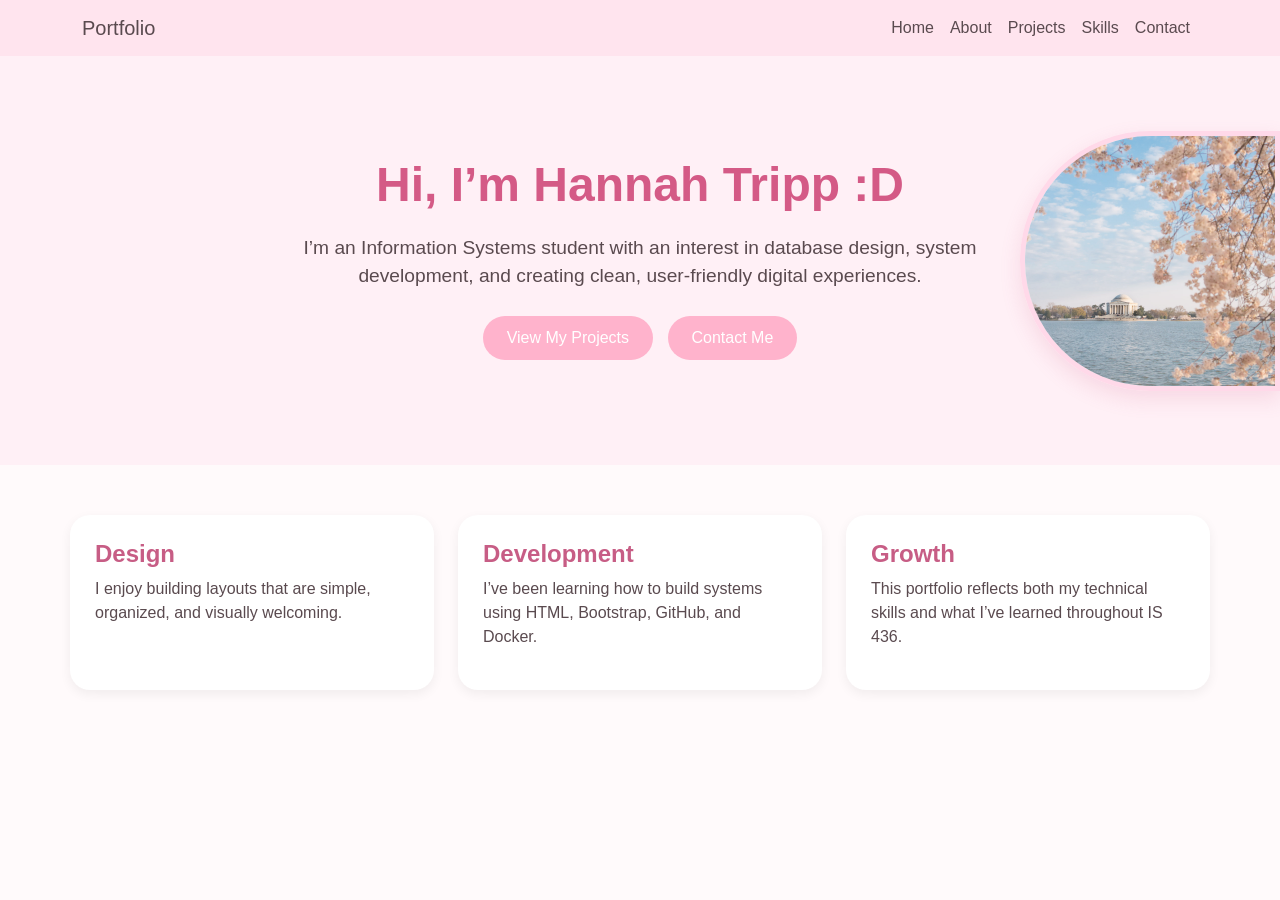
<file: index.html>
<!DOCTYPE html>
<html lang="en">
<head>
    <meta charset="UTF-8">
    <meta name="viewport" content="width=device-width, initial-scale=1.0">
    <title>My Portfolio</title>

    <!-- Bootstrap -->
    <link href="https://cdn.jsdelivr.net/npm/bootstrap@5.3.0/dist/css/bootstrap.min.css" rel="stylesheet">

    <!-- Your CSS -->
    <link rel="stylesheet" href="style.css">
</head>

<body>

<!-- NAVBAR -->
<nav class="navbar navbar-expand-lg">
  <div class="container">
    <a class="navbar-brand" href="index.html">Portfolio</a>

    <button class="navbar-toggler" data-bs-toggle="collapse" data-bs-target="#nav">
      <span class="navbar-toggler-icon"></span>
    </button>

    <div class="collapse navbar-collapse" id="nav">
      <ul class="navbar-nav ms-auto">
        <li class="nav-item"><a class="nav-link" href="index.html">Home</a></li>
        <li class="nav-item"><a class="nav-link" href="about.html">About</a></li>
        <li class="nav-item"><a class="nav-link" href="projects.html">Projects</a></li>
        <li class="nav-item"><a class="nav-link" href="skills.html">Skills</a></li>
        <li class="nav-item"><a class="nav-link" href="contact.html">Contact</a></li>
      </ul>
    </div>
  </div>
</nav>

<!-- HOME CONTENT -->
<div class="hero-section home-hero">
    <div class="container text-center">
        <h1>Hi, I’m Hannah Tripp :D</h1>
        <p>
            I’m an Information Systems student with an interest in database design,
            system development, and creating clean, user-friendly digital experiences.
        </p>

        <a href="projects.html" class="btn btn-pink">View My Projects</a>
        <a href="contact.html" class="btn btn-pink">Contact Me</a>

        <img src="images/cherry.jpg" alt="Cherry blossoms near the Tidal Basin" class="side-photo">
    </div>
</div>

<div class="container section-space">
    <div class="row g-4">
        <div class="col-md-4">
            <div class="highlight-card">
                <h4>Design</h4>
                <p>I enjoy building layouts that are simple, organized, and visually welcoming.</p>
            </div>
        </div>

        <div class="col-md-4">
            <div class="highlight-card">
                <h4>Development</h4>
                <p>I’ve been learning how to build systems using HTML, Bootstrap, GitHub, and Docker.</p>
            </div>
        </div>

        <div class="col-md-4">
            <div class="highlight-card">
                <h4>Growth</h4>
                <p>This portfolio reflects both my technical skills and what I’ve learned throughout IS 436.</p>
            </div>
        </div>
    </div>
</div>

<!-- Bootstrap JS -->
<script src="https://cdn.jsdelivr.net/npm/bootstrap@5.3.0/dist/js/bootstrap.bundle.min.js"></script>

</body>
</html>
</file>
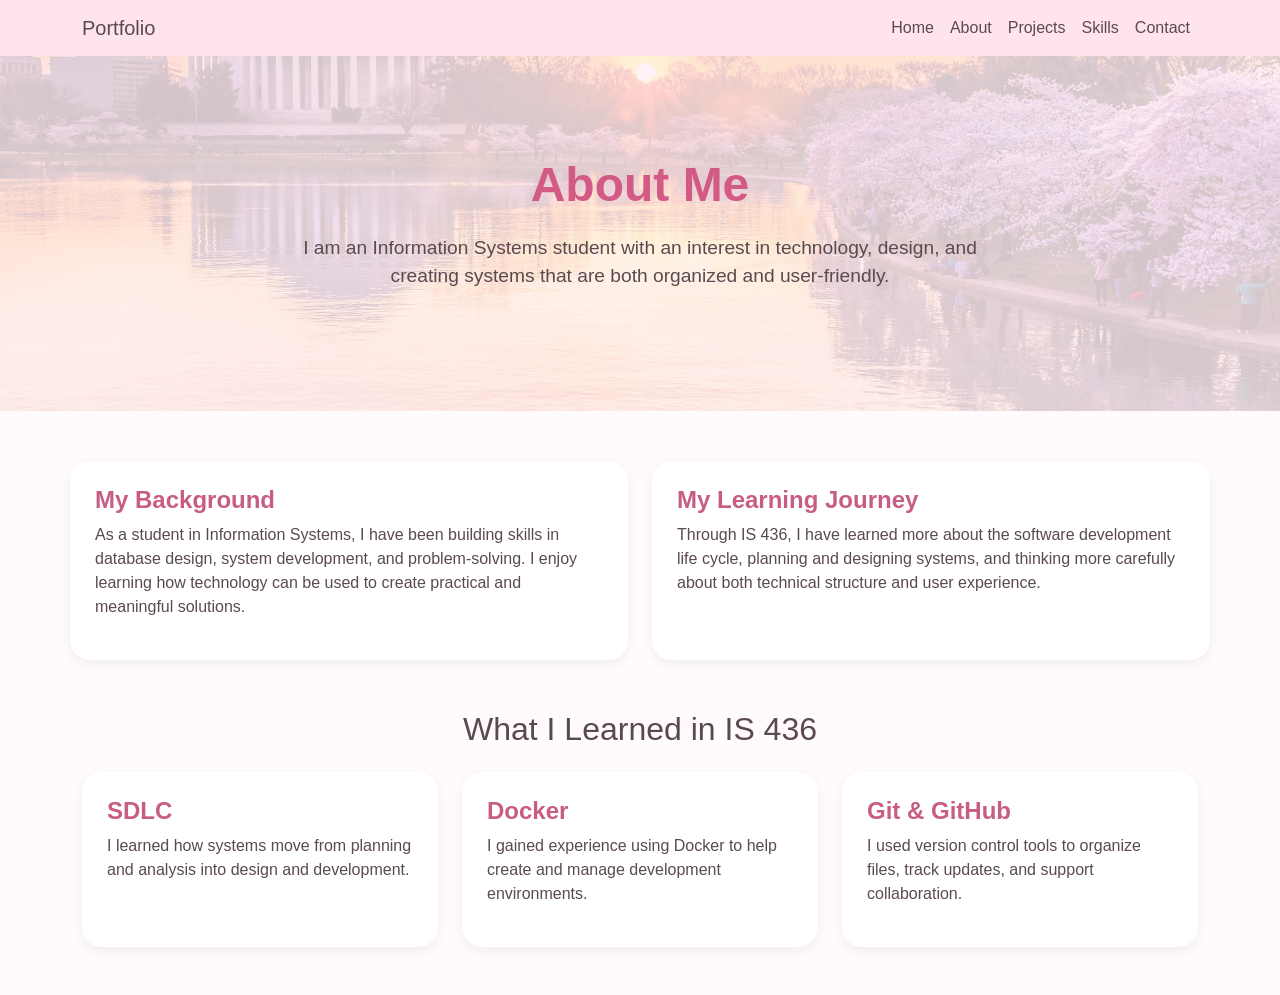
<file: about.html>
<!DOCTYPE html>
<html lang="en">
<head>
    <meta charset="UTF-8">
    <meta name="viewport" content="width=device-width, initial-scale=1.0">
    <title>My Portfolio</title>

    <!-- Bootstrap -->
    <link href="https://cdn.jsdelivr.net/npm/bootstrap@5.3.0/dist/css/bootstrap.min.css" rel="stylesheet">

    <!-- Your CSS -->
    <link rel="stylesheet" href="style.css">
</head>

<body>

<!-- NAVBAR -->
<nav class="navbar navbar-expand-lg">
  <div class="container">
    <a class="navbar-brand" href="index.html">Portfolio</a>

    <button class="navbar-toggler" data-bs-toggle="collapse" data-bs-target="#nav">
      <span class="navbar-toggler-icon"></span>
    </button>

    <div class="collapse navbar-collapse" id="nav">
      <ul class="navbar-nav ms-auto">
        <li class="nav-item"><a class="nav-link" href="index.html">Home</a></li>
        <li class="nav-item"><a class="nav-link" href="about.html">About</a></li>
        <li class="nav-item"><a class="nav-link" href="projects.html">Projects</a></li>
        <li class="nav-item"><a class="nav-link" href="skills.html">Skills</a></li>
        <li class="nav-item"><a class="nav-link" href="contact.html">Contact</a></li>
      </ul>
    </div>
  </div>
</nav>

<!-- About CONTENT -->
<div class="hero-section about-bg">
    <div class="container">
        <h1>About Me</h1>
        <p>
            I am an Information Systems student with an interest in technology, design,
            and creating systems that are both organized and user-friendly.
        </p>
    </div>
</div>

<div class="container section-space">
    <div class="row g-4">
        <div class="col-md-6">
            <div class="highlight-card">
                <h4>My Background</h4>
                <p>
                    As a student in Information Systems, I have been building skills in
                    database design, system development, and problem-solving. I enjoy learning
                    how technology can be used to create practical and meaningful solutions.
                </p>
            </div>
        </div>

        <div class="col-md-6">
            <div class="highlight-card">
                <h4>My Learning Journey</h4>
                <p>
                    Through IS 436, I have learned more about the software development life cycle,
                    planning and designing systems, and thinking more carefully about both technical
                    structure and user experience.
                </p>
            </div>
        </div>
    </div>
</div>

<div class="container pb-5">
    <h2 class="text-center mb-4">What I Learned in IS 436</h2>

    <div class="row g-4">
        <div class="col-md-4">
            <div class="highlight-card">
                <h4>SDLC</h4>
                <p>I learned how systems move from planning and analysis into design and development.</p>
            </div>
        </div>

        <div class="col-md-4">
            <div class="highlight-card">
                <h4>Docker</h4>
                <p>I gained experience using Docker to help create and manage development environments.</p>
            </div>
        </div>

        <div class="col-md-4">
            <div class="highlight-card">
                <h4>Git & GitHub</h4>
                <p>I used version control tools to organize files, track updates, and support collaboration.</p>
            </div>
        </div>
    </div>
</div>
<!-- Bootstrap JS -->
<script src="https://cdn.jsdelivr.net/npm/bootstrap@5.3.0/dist/js/bootstrap.bundle.min.js"></script>

</body>
</html>
</file>
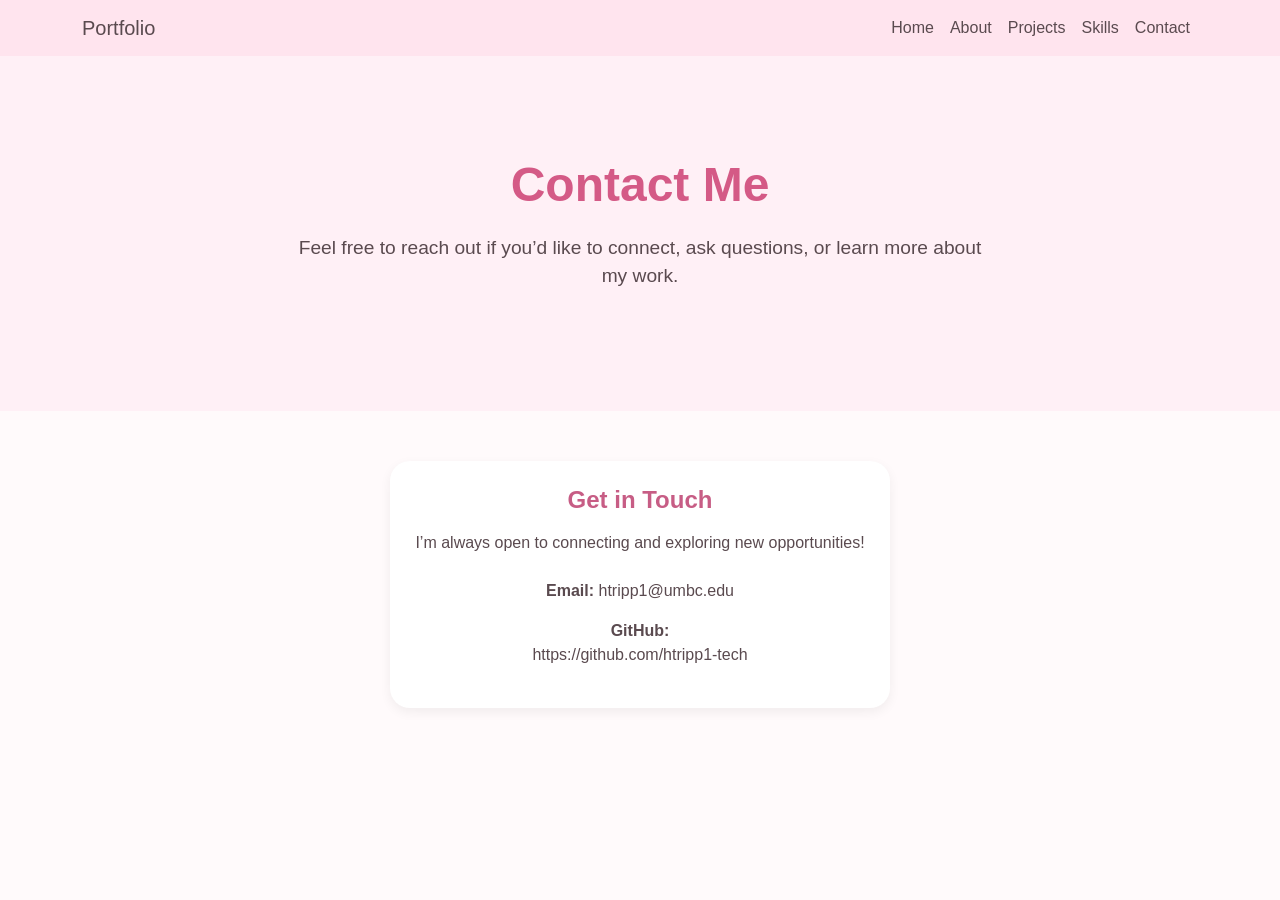
<file: contact.html>
<!DOCTYPE html>
<html lang="en">
<head>
    <meta charset="UTF-8">
    <meta name="viewport" content="width=device-width, initial-scale=1.0">
    <title>My Portfolio</title>

    <!-- Bootstrap -->
    <link href="https://cdn.jsdelivr.net/npm/bootstrap@5.3.0/dist/css/bootstrap.min.css" rel="stylesheet">

    <!-- Your CSS -->
    <link rel="stylesheet" href="style.css">
</head>

<body>

<!-- NAVBAR -->
<nav class="navbar navbar-expand-lg navbar-dark bg-dark">
  <div class="container">
    <a class="navbar-brand" href="index.html">Portfolio</a>

    <button class="navbar-toggler" data-bs-toggle="collapse" data-bs-target="#nav">
      <span class="navbar-toggler-icon"></span>
    </button>

    <div class="collapse navbar-collapse" id="nav">
      <ul class="navbar-nav ms-auto">
        <li class="nav-item"><a class="nav-link" href="index.html">Home</a></li>
        <li class="nav-item"><a class="nav-link" href="about.html">About</a></li>
        <li class="nav-item"><a class="nav-link" href="projects.html">Projects</a></li>
        <li class="nav-item"><a class="nav-link" href="skills.html">Skills</a></li>
        <li class="nav-item"><a class="nav-link" href="contact.html">Contact</a></li>
      </ul>
    </div>
  </div>
</nav>

<!-- Contact CONTENT -->
<div class="hero-section">
    <div class="container">
        <h1>Contact Me</h1>
        <p>
            Feel free to reach out if you’d like to connect, ask questions,
            or learn more about my work.
        </p>
    </div>
</div>

<div class="container section-space text-center">
    <div class="highlight-card mx-auto" style="max-width: 500px;">
        <h4>Get in Touch</h4>

        <p class="mt-3">
            I’m always open to connecting and exploring new opportunities!
        </p>

        <p class="mt-4">
            <strong>Email:</strong> htripp1@umbc.edu
        </p>

        <p>
            <strong>GitHub:</strong><br>
            https://github.com/htripp1-tech
        </p>
    </div>
</div>

<!-- Bootstrap JS -->
<script src="https://cdn.jsdelivr.net/npm/bootstrap@5.3.0/dist/js/bootstrap.bundle.min.js"></script>

</body>
</html>
</file>
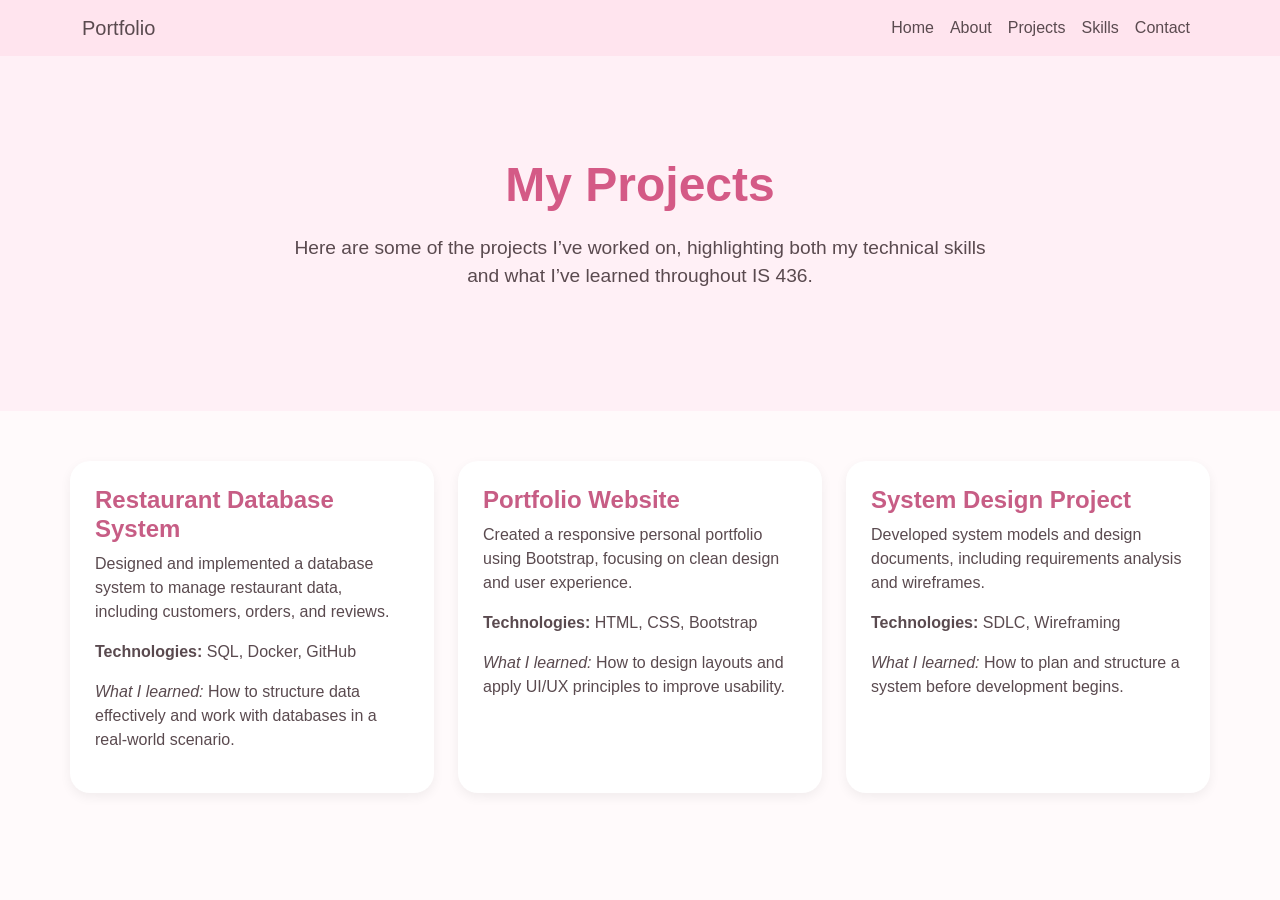
<file: projects.html>
<!DOCTYPE html>
<html lang="en">
<head>
    <meta charset="UTF-8">
    <meta name="viewport" content="width=device-width, initial-scale=1.0">
    <title>My Portfolio</title>

    <!-- Bootstrap -->
    <link href="https://cdn.jsdelivr.net/npm/bootstrap@5.3.0/dist/css/bootstrap.min.css" rel="stylesheet">

    <!-- Your CSS -->
    <link rel="stylesheet" href="style.css">
</head>

<body>

<!-- NAVBAR -->
<nav class="navbar navbar-expand-lg navbar-dark bg-dark">
  <div class="container">
    <a class="navbar-brand" href="index.html">Portfolio</a>

    <button class="navbar-toggler" data-bs-toggle="collapse" data-bs-target="#nav">
      <span class="navbar-toggler-icon"></span>
    </button>

    <div class="collapse navbar-collapse" id="nav">
      <ul class="navbar-nav ms-auto">
        <li class="nav-item"><a class="nav-link" href="index.html">Home</a></li>
        <li class="nav-item"><a class="nav-link" href="about.html">About</a></li>
        <li class="nav-item"><a class="nav-link" href="projects.html">Projects</a></li>
        <li class="nav-item"><a class="nav-link" href="skills.html">Skills</a></li>
        <li class="nav-item"><a class="nav-link" href="contact.html">Contact</a></li>
      </ul>
    </div>
  </div>
</nav>

<!-- Projects CONTENT -->
<div class="hero-section">
    <div class="container">
        <h1>My Projects</h1>
        <p>
            Here are some of the projects I’ve worked on, highlighting both my technical
            skills and what I’ve learned throughout IS 436.
        </p>
    </div>
</div>

<div class="container section-space">
    <div class="row g-4">

        <div class="col-md-4">
            <div class="highlight-card">
                <h4>Restaurant Database System</h4>
                <p>
                    Designed and implemented a database system to manage restaurant data,
                    including customers, orders, and reviews.
                </p>
                <p><strong>Technologies:</strong> SQL, Docker, GitHub</p>
                <p><em>What I learned:</em> How to structure data effectively and work with databases in a real-world scenario.</p>
            </div>
        </div>

        <div class="col-md-4">
            <div class="highlight-card">
                <h4>Portfolio Website</h4>
                <p>
                    Created a responsive personal portfolio using Bootstrap, focusing on clean
                    design and user experience.
                </p>
                <p><strong>Technologies:</strong> HTML, CSS, Bootstrap</p>
                <p><em>What I learned:</em> How to design layouts and apply UI/UX principles to improve usability.</p>
            </div>
        </div>

        <div class="col-md-4">
            <div class="highlight-card">
                <h4>System Design Project</h4>
                <p>
                    Developed system models and design documents, including requirements analysis
                    and wireframes.
                </p>
                <p><strong>Technologies:</strong> SDLC, Wireframing</p>
                <p><em>What I learned:</em> How to plan and structure a system before development begins.</p>
            </div>
        </div>

    </div>
</div>

<!-- Bootstrap JS -->
<script src="https://cdn.jsdelivr.net/npm/bootstrap@5.3.0/dist/js/bootstrap.bundle.min.js"></script>

</body>
</html>
</file>
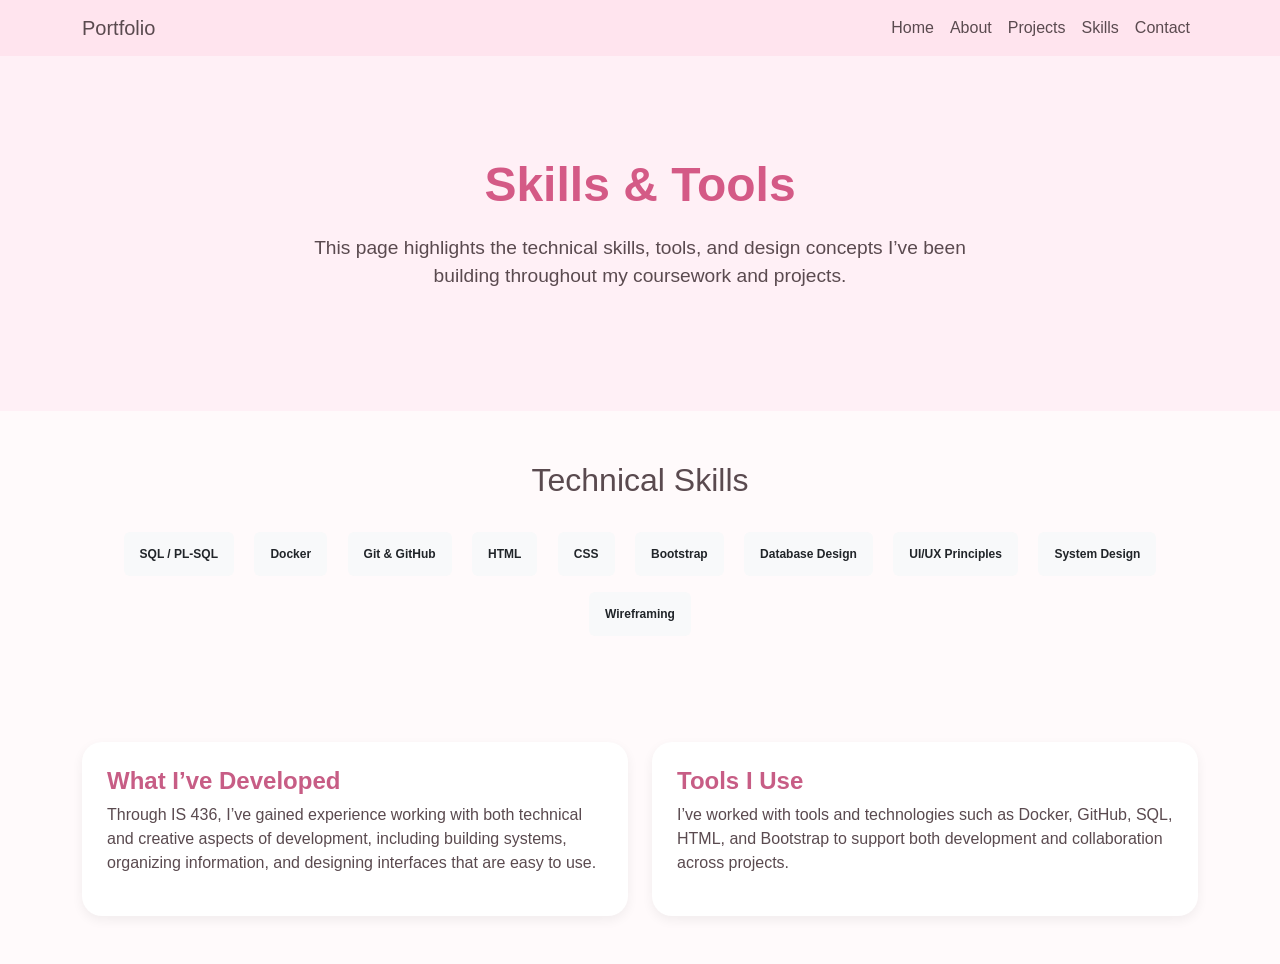
<file: skills.html>
<!DOCTYPE html>
<html lang="en">
<head>
    <meta charset="UTF-8">
    <meta name="viewport" content="width=device-width, initial-scale=1.0">
    <title>My Portfolio</title>

    <!-- Bootstrap -->
    <link href="https://cdn.jsdelivr.net/npm/bootstrap@5.3.0/dist/css/bootstrap.min.css" rel="stylesheet">

    <!-- Your CSS -->
    <link rel="stylesheet" href="style.css">
</head>

<body>

<!-- NAVBAR -->
<nav class="navbar navbar-expand-lg navbar-dark bg-dark">
  <div class="container">
    <a class="navbar-brand" href="index.html">Portfolio</a>

    <button class="navbar-toggler" data-bs-toggle="collapse" data-bs-target="#nav">
      <span class="navbar-toggler-icon"></span>
    </button>

    <div class="collapse navbar-collapse" id="nav">
      <ul class="navbar-nav ms-auto">
        <li class="nav-item"><a class="nav-link" href="index.html">Home</a></li>
        <li class="nav-item"><a class="nav-link" href="about.html">About</a></li>
        <li class="nav-item"><a class="nav-link" href="projects.html">Projects</a></li>
        <li class="nav-item"><a class="nav-link" href="skills.html">Skills</a></li>
        <li class="nav-item"><a class="nav-link" href="contact.html">Contact</a></li>
      </ul>
    </div>
  </div>
</nav>

<!-- Skills CONTENT -->
<div class="hero-section">
    <div class="container">
        <h1>Skills & Tools</h1>
        <p>
            This page highlights the technical skills, tools, and design concepts I’ve been
            building throughout my coursework and projects.
        </p>
    </div>
</div>

<div class="container section-space">
    <h2 class="text-center mb-4">Technical Skills</h2>

    <div class="text-center mb-5">
        <span class="badge bg-light text-dark m-2 p-3">SQL / PL-SQL</span>
        <span class="badge bg-light text-dark m-2 p-3">Docker</span>
        <span class="badge bg-light text-dark m-2 p-3">Git & GitHub</span>
        <span class="badge bg-light text-dark m-2 p-3">HTML</span>
        <span class="badge bg-light text-dark m-2 p-3">CSS</span>
        <span class="badge bg-light text-dark m-2 p-3">Bootstrap</span>
        <span class="badge bg-light text-dark m-2 p-3">Database Design</span>
        <span class="badge bg-light text-dark m-2 p-3">UI/UX Principles</span>
        <span class="badge bg-light text-dark m-2 p-3">System Design</span>
        <span class="badge bg-light text-dark m-2 p-3">Wireframing</span>
    </div>
</div>

<div class="container pb-5">
    <div class="row g-4">
        <div class="col-md-6">
            <div class="highlight-card">
                <h4>What I’ve Developed</h4>
                <p>
                    Through IS 436, I’ve gained experience working with both technical and creative
                    aspects of development, including building systems, organizing information,
                    and designing interfaces that are easy to use.
                </p>
            </div>
        </div>

        <div class="col-md-6">
            <div class="highlight-card">
                <h4>Tools I Use</h4>
                <p>
                    I’ve worked with tools and technologies such as Docker, GitHub, SQL, HTML,
                    and Bootstrap to support both development and collaboration across projects.
                </p>
            </div>
        </div>
    </div>
</div>

<!-- Bootstrap JS -->
<script src="https://cdn.jsdelivr.net/npm/bootstrap@5.3.0/dist/js/bootstrap.bundle.min.js"></script>

</body>
</html>
</file>
<file: style.css>
body {
    font-family: Arial, sans-serif;
    background-color: #fffafb; /* trying to get a very light cherry blossom */
    color: #5a4a4f;
}

/* NAVBAR */
.navbar {
    background-color: #ffe4ee !important;
}

.navbar-brand,
.nav-link {
    color: #5a4a4f !important;
    font-weight: 500;
}

.nav-link:hover {
    color: #ff9ec4 !important;
}

/* HERO SECTION */
.hero-section {
    background-color: #fff0f6; /* soft pink section */
    padding: 100px 20px;
    text-align: center;
}

.hero-section h1 {
    font-size: 3rem;
    font-weight: bold;
    color: #d45a86;
}

.hero-section p {
    font-size: 1.2rem;
    max-width: 700px;
    margin: 20px auto;
}

/* BUTTONS */
.btn-pink {
    background-color: #ffb3cc;
    color: white;
    border: none;
    padding: 10px 24px;
    border-radius: 30px;
    margin: 5px;
}

.btn-pink:hover {
    background-color: #ff99bb;
}

/* CARDS */
.highlight-card {
    background-color: #ffffff;
    border-radius: 20px;
    padding: 25px;
    box-shadow: 0 4px 12px rgba(0,0,0,0.06);
    height: 100%;
}

/* SPACING */
.section-space {
    padding: 50px 0;
}

.highlight-card h4 {
    color: #c75d85;
    font-weight: 600;
}
.about-bg {
    background-image: linear-gradient(rgba(255, 240, 246, 0.82), rgba(255, 240, 246, 0.82)),
                      url("./images/dc.jpg") !important;
    background-size: cover !important;
    background-position: center !important;
    background-repeat: no-repeat !important;
}
.home-photo {
    max-width: 280px;
    width: 100%;
    border-radius: 35px;
    border: 6px solid #ffd6e7;
    box-shadow: 0 8px 20px rgba(212, 90, 134, 0.25);
}
.home-hero {
    position: relative;
    overflow: hidden;
}

.side-photo {
    position: absolute;
    right: 0;
    top: 50%;
    transform: translateY(-50%);
    width: 260px;
    height: 260px;
    object-fit: cover;
    border-radius: 150px 0 0 150px;
    opacity: 0.85;
    border: 5px solid #ffd6e7;
    box-shadow: 0 8px 20px rgba(212, 90, 134, 0.18);
}
</file>
